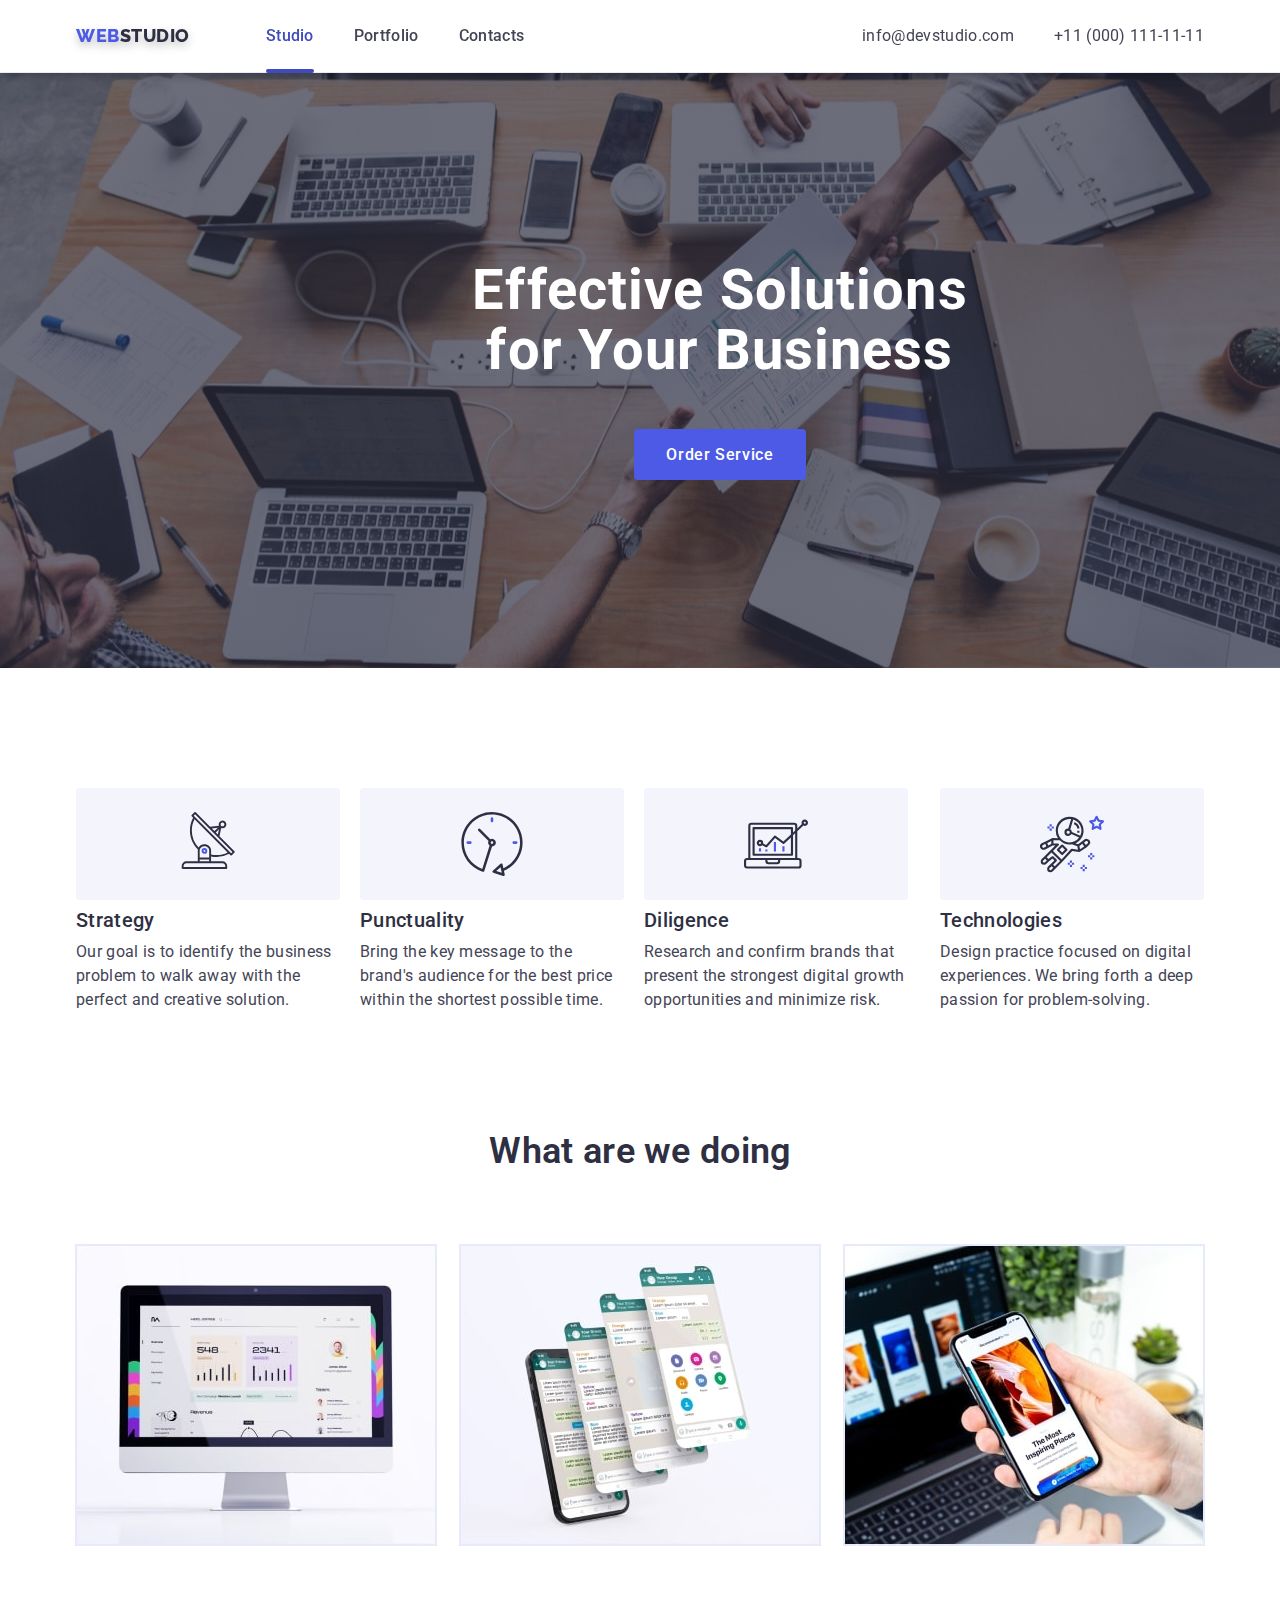
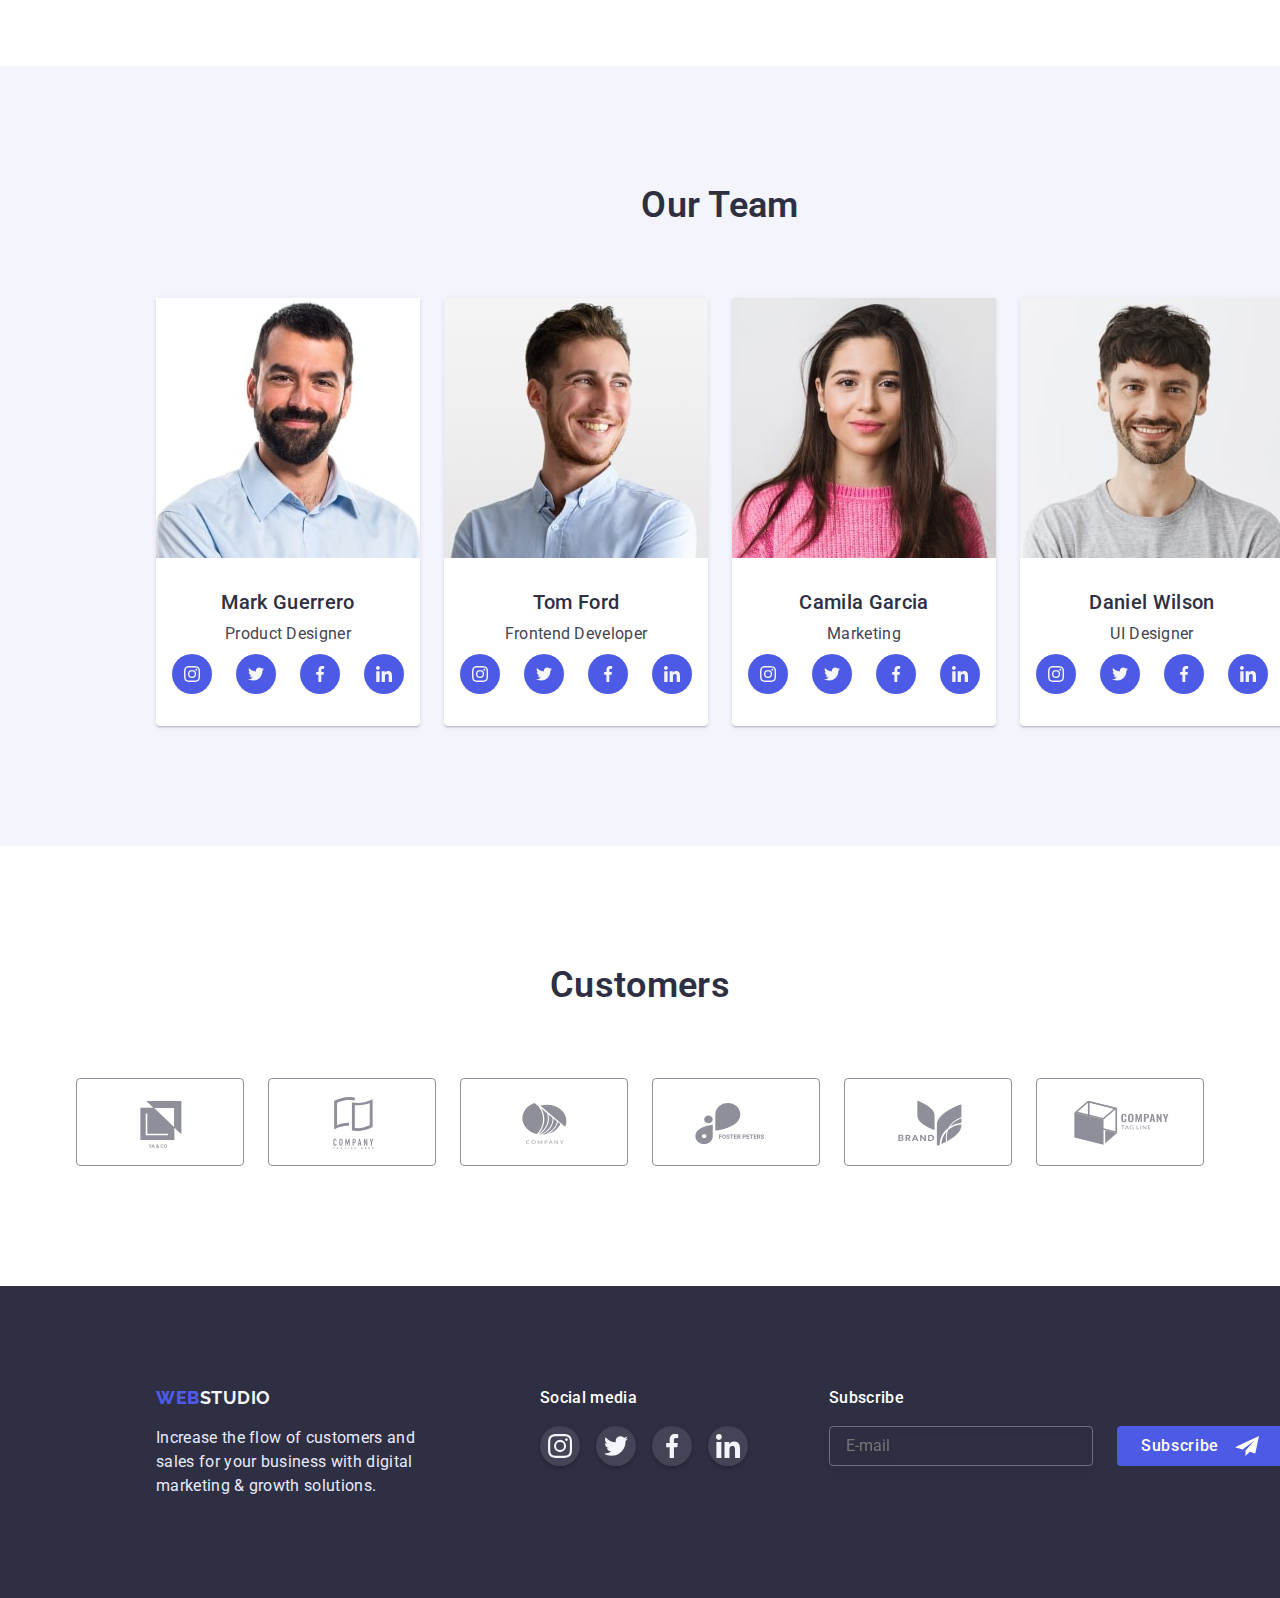
<file: index.html>
<!DOCTYPE html>
<html lang="en">
  <head>
    <meta charset="UTF-8" />
    <meta http-equiv="X-UA-Compatible" content="IE=edge" />
    <meta name="viewport" content="width=, initial-scale=1.0" />
    <link rel="stylesheet" href="./css/modern-normalize.css" />
    <link rel="stylesheet" href="./css/styles.css" />
    <link rel="preconnect" href="https://fonts.googleapis.com" />
    <link rel="preconnect" href="https://fonts.gstatic.com" crossorigin />
    <link
      href="https://fonts.googleapis.com/css2?family=Raleway:wght@800&family=Roboto:wght@400;500;700;900&display=swap"
      rel="stylesheet"
    />

    <title>Studio</title>
  </head>
  <body class="site-body">
    <!--header-->
    <header class="header">
      <div class="container header-container">
        <nav class="header-navigation">
          <div class="logo-link">
            <a class="logo link" href="./index.html">
              web <span class="header-logo-studio">studio</span>
            </a>
          </div>
          <ul class="header-list list">
            <li class="header-item">
              <a class="header-link current link" href="./index.html">Studio</a>
            </li>
            <li class="header-item">
              <a class="header-link link" href="./portfolio.html">Portfolio</a>
            </li>
            <li class="header-item">
              <a class="header-link link" href="./index.html">Contacts</a>
            </li>
          </ul>
        </nav>
        <ul class="contacts list">
          <li>
            <a
              class="header-contacts-link link"
              href="mailto:info@devstudio.com"
              >info@devstudio.com</a
            >
          </li>

          <li class="header-contacts link">
            <a class="header-contacts-link link tel" href="tel:+110001111111"
              >+11 (000) 111-11-11</a
            >
          </li>
        </ul>
      </div>
    </header>

    <main class="main">
      <!--Dark-bg-->
      <section class="hero">
        <div class="container">
          <h1 class="hero-title">Effective Solutions for Your Business</h1>
          <!--Button -->
          <button type="button" class="hero-btn btn" data-modal-open>
            Order Service
          </button>
        </div>
      </section>

      <!--section 1 Key team skills-->

      <section class="advantages-content">
        <div class="container">
          <h2 class="visually-hidden">Key team skills webstudio</h2>
          <ul class="advantages-list list">
            <li class="advantages-item">
              <div class="advantages-item-icon">
                <svg width="64px" height="64px">
                  <use href="./images/icons.svg#icon-antenna1"></use>
                </svg>
              </div>
              <h3 class="advantages-title title-h3">Strategy</h3>
              <p class="advantages-text">
                Our goal is to identify the business problem to walk away with
                the perfect and creative solution.
              </p>
            </li>
            <li class="advantages-item">
              <div class="advantages-item-icon">
                <svg width="64px" height="64px">
                  <use href="./images/icons.svg#icon-clock1"></use>
                </svg>
              </div>
              <h3 class="advantages-title title-h3">Punctuality</h3>
              <p class="advantages-text">
                Bring the key message to the brand's audience for the best price
                within the shortest possible time.
              </p>
            </li>
            <li class="advantages-item">
              <div class="advantages-item-icon">
                <svg width="64px" height="64px">
                  <use href="./images/icons.svg#icon-diagram1"></use>
                </svg>
              </div>
              <h3 class="advantages-title title-h3">Diligence</h3>
              <p class="advantages-text">
                Research and confirm brands that present the strongest digital
                growth opportunities and minimize risk.
              </p>
            </li>
            <li class="advantages-item">
              <div class="advantages-item-icon">
                <svg width="64px" height="64px">
                  <use href="./images/icons.svg#icon-astronaut1"></use>
                </svg>
              </div>
              <h3 class="advantages-title title-h3">Technologies</h3>
              <p class="advantages-text">
                Design practice focused on digital experiences. We bring forth a
                deep passion for problem-solving.
              </p>
            </li>
          </ul>
        </div>
      </section>
      <!--section 4 What are we doing-->
      <section class="work-content">
        <div class="container">
          <h2 class="title-h2">What are we doing</h2>
          <ul class="work-list list">
            <li class="work-list-item">
              <img
                src="./images/comp.jpg"
                alt="computer apple"
                width="360"
                height="300"
              />
            </li>
            <li class="work-list-item">
              <img
                src="./images/tel.jpg"
                alt="phone shows pages"
                width="360"
                height="300"
              />
            </li>
            <li class="work-list-item">
              <img
                src="./images/tel-comp.jpg"
                alt="phone and computer"
                width="360"
                height="300"
              />
            </li>
          </ul>
        </div>
      </section>
      <!-- section 3 Our Team-->
      <section class="team-content">
        <div class="container">
          <h2 class="title-h2">Our Team</h2>
          <ul class="team-list list">
            <li class="team-list-item">
              <img
                src="./images/PrDes.jpg"
                alt="guy brunette bearded"
                width="264"
                height="260"
              />
              <div class="item-text">
                <h3 class="title-h3">Mark Guerrero</h3>
                <p class="team-text">Product Designer</p>
              </div>
              <ul class="soc-list list">
                <li class="soc-item">
                  <a class="soc-item-link" href="">
                    <svg class="soc-item-icon" width="16" height="16">
                      <use href="./images/icons.svg#icon-instagram1"></use>
                    </svg>
                  </a>
                </li>
                <li class="soc-item">
                  <a class="soc-item-link" href=""
                    ><svg class="soc-item-icon" width="16" height="16">
                      <use href="./images/icons.svg#icon-twitter1"></use>
                    </svg>
                  </a>
                </li>
                <li class="soc-item">
                  <a class="soc-item-link" href="">
                    <svg class="soc-item-icon" width="16" height="16">
                      <use href="./images/icons.svg#icon-facebook1"></use>
                    </svg>
                  </a>
                </li>
                <li class="soc-item">
                  <a class="soc-item-link" href=""
                    ><svg class="soc-item-icon" width="16" height="16">
                      <use href="./images/icons.svg#icon-linkedin1"></use>
                    </svg>
                  </a>
                </li>
              </ul>
            </li>
            <li class="team-list-item">
              <img
                src="./images/Frontend.jpg"
                alt="blond guy"
                width="264"
                height="260"
              />
              <div class="item-text">
                <h3 class="title-h3">Tom Ford</h3>
                <p class="team-text">Frontend Developer</p>
              </div>
              <ul class="soc-list list">
                <li class="soc-item">
                  <a class="soc-item-link" href="">
                    <svg class="soc-item-icon" width="16" height="16">
                      <use href="./images/icons.svg#icon-instagram1"></use>
                    </svg>
                  </a>
                </li>
                <li class="soc-item">
                  <a class="soc-item-link" href=""
                    ><svg class="soc-item-icon" width="16" height="16">
                      <use href="./images/icons.svg#icon-twitter1"></use>
                    </svg>
                  </a>
                </li>
                <li class="soc-item">
                  <a class="soc-item-link" href="">
                    <svg class="soc-item-icon" width="16" height="16">
                      <use href="./images/icons.svg#icon-facebook1"></use>
                    </svg>
                  </a>
                </li>
                <li class="soc-item">
                  <a class="soc-item-link" href=""
                    ><svg class="soc-item-icon" width="16" height="16">
                      <use href="./images/icons.svg#icon-linkedin1"></use>
                    </svg>
                  </a>
                </li>
              </ul>
            </li>
            <li class="team-list-item">
              <img
                src="./images/Marketing.jpg"
                alt="girl with long hair in a pink sweater"
                width="264"
                height="260"
              />
              <div class="item-text">
                <h3 class="title-h3">Camila Garcia</h3>
                <p class="team-text">Marketing</p>
              </div>
              <ul class="soc-list list">
                <li class="soc-item">
                  <a class="soc-item-link" href="">
                    <svg class="soc-item-icon" width="16" height="16">
                      <use href="./images/icons.svg#icon-instagram1"></use>
                    </svg>
                  </a>
                </li>
                <li class="soc-item">
                  <a class="soc-item-link" href=""
                    ><svg class="soc-item-icon" width="16" height="16">
                      <use href="./images/icons.svg#icon-twitter1"></use>
                    </svg>
                  </a>
                </li>
                <li class="soc-item">
                  <a class="soc-item-link" href="">
                    <svg class="soc-item-icon" width="16" height="16">
                      <use href="./images/icons.svg#icon-facebook1"></use>
                    </svg>
                  </a>
                </li>
                <li class="soc-item">
                  <a class="soc-item-link" href=""
                    ><svg class="soc-item-icon" width="16" height="16">
                      <use href="./images/icons.svg#icon-linkedin1"></use>
                    </svg>
                  </a>
                </li>
              </ul>
            </li>
            <li class="team-list-item">
              <img
                src="./images/UIDes.jpg"
                alt="curly-haired boy smiling"
                width="264"
                height="260"
              />
              <div class="item-text">
                <h3 class="team-title title-h3">Daniel Wilson</h3>
                <p class="team-text">UI Designer</p>
              </div>
              <ul class="soc-list list">
                <li class="soc-item">
                  <a class="soc-item-link" href="">
                    <svg class="soc-item-icon" width="16" height="16">
                      <use href="./images/icons.svg#icon-instagram1"></use>
                    </svg>
                  </a>
                </li>
                <li class="soc-item">
                  <a class="soc-item-link" href=""
                    ><svg class="soc-item-icon" width="16" height="16">
                      <use href="./images/icons.svg#icon-twitter1"></use>
                    </svg>
                  </a>
                </li>
                <li class="soc-item">
                  <a class="soc-item-link" href="">
                    <svg class="soc-item-icon" width="16" height="16">
                      <use href="./images/icons.svg#icon-facebook1"></use>
                    </svg>
                  </a>
                </li>
                <li class="soc-item">
                  <a class="soc-item-link" href=""
                    ><svg class="soc-item-icon" width="16" height="16">
                      <use href="./images/icons.svg#icon-linkedin1"></use>
                    </svg>
                  </a>
                </li>
              </ul>
            </li>
          </ul>
        </div>
      </section>
      <section class="customers-content">
        <div class="container">
          <h2 class="title-h2">Customers</h2>
          <ul class="customers-list list">
            <li class="customers-list-item">
              <a class="customers-link link" href="">
                <svg class="customers-icon" width="104" height="56">
                  <use href="./images/icons.svg#icon-Logo-1"></use>
                </svg>
              </a>
            </li>
            <li class="customers-list-item">
              <a class="customers-link link" href="">
                <svg class="customers-icon" width="104" height="56">
                  <use href="./images/icons.svg#icon-Logo-2"></use>
                </svg>
              </a>
            </li>
            <li class="customers-list-item">
              <a class="customers-link link" href="">
                <svg class="customers-icon" width="104" height="56">
                  <use href="./images/icons.svg#icon-Logo-3"></use>
                </svg>
              </a>
            </li>
            <li class="customers-list-item">
              <a class="customers-link link" href="#">
                <svg class="customers-icon" width="104" height="56">
                  <use href="./images/icons.svg#icon-Logo-4"></use>
                </svg>
              </a>
            </li>
            <li class="customers-list-item">
              <a class="customers-link link" href="#">
                <svg class="customers-icon" width="104" height="56">
                  <use href="./images/icons.svg#icon-Logo-5"></use>
                </svg>
              </a>
            </li>
            <li class="customers-list-item">
              <a class="customers-link link" href="#">
                <svg class="customers-icon" width="104" height="56">
                  <use href="./images/icons.svg#icon-Logo-6"></use>
                </svg>
              </a>
            </li>
          </ul>
        </div>
      </section>
    </main>
    <!--footer-->
    <footer class="footer">
      <div class="container footer-logo-soc">
        <div>
          <a class="logo link" href="./index.html">
            Web <span class="footer-logo-studio">Studio</span>
          </a>
          <p class="footer-text">
            Increase the flow of customers and sales for your business with
            digital marketing & growth solutions.
          </p>
        </div>
        <div class="footer-soc">
          <p class="footer-form-name">Social media</p>
          <ul class="footer-soc-list list">
            <li class="footer-soc-item">
              <a class="footer-soc-item-link" href="">
                <svg class="footer-soc-item-icon" width="24" height="24">
                  <use href="./images/icons.svg#icon-instagram1"></use>
                </svg>
              </a>
            </li>
            <li class="footer-soc-item">
              <a class="footer-soc-item-link" href=""
                ><svg class="footer-soc-item-icon" width="24" height="24">
                  <use href="./images/icons.svg#icon-twitter1"></use>
                </svg>
              </a>
            </li>
            <li class="footer-soc-item">
              <a class="footer-soc-item-link" href=""
                ><svg class="footer-soc-item-icon" width="24" height="24">
                  <use href="./images/icons.svg#icon-facebook1"></use>
                </svg>
              </a>
            </li>
            <li class="footer-soc-item">
              <a class="footer-soc-item-link" href=""
                ><svg class="footer-soc-item-icon" width="24" height="24">
                  <use href="./images/icons.svg#icon-linkedin1"></use>
                </svg>
              </a>
            </li>
          </ul>
        </div>
        <div class="footer-form">
          <p class="footer-form-name">Subscribe</p>
          <div class="fofoter-input-flex">
            <input
              type="email"
              name="email"
              class="footer-input-email"
              id="fofoter-input-icon"
              placeholder="E-mail"
            />
            <button class="footer-button-subscribe btn" type="submit">
              Subscribe
              <svg class="footer-icon-btn" width="24" height="24">
                <use href="./images/icons.svg#icon-Frame"></use>
              </svg>
            </button>
          </div>
        </div>
      </div>
    </footer>
    <div class="backdrop is-hidden" data-modal>
      <div class="modal">
        <button type="button" class="modal-close" data-modal-close>
          <svg class="icon-Vector" width="8" height="8">
            <use href="./images/icons.svg#icon-Vector"></use>
          </svg>
        </button>
        <form class="modal-form">
          <p class="modal-title">
            Leave your contacts and we will call you back
          </p>

          <label for="input-name" class="modal-label"> Name </label>
          <div class="modal-field">
            <input
              id="input-name"
              name="user-name"
              type="text"
              class="modal-input"
            />

            <svg class="icon-input" width="18px" height="24px">
              <use href="./images/icons.svg#icon-person"></use>
            </svg>
          </div>

          <label for="input-phone" class="modal-label"> Phone </label>
          <div class="modal-field">
            <input
              id="input-phone"
              name="user-phone"
              type="number"
              class="modal-input"
            />

            <svg class="icon-input" width="18px" height="24px">
              <use href="./images/icons.svg#icon-phone"></use>
            </svg>
          </div>

          <label for="input-email" class="modal-label">Email </label>
          <div class="modal-field">
            <input
              id="input-email"
              name="user-email"
              type="email"
              class="modal-input"
            />

            <svg class="icon-input" width="18px" height="24px">
              <use href="./images/icons.svg#icon-email"></use>
            </svg>
          </div>

          <label for="input-comment" class="modal-label"> Comment </label>
          <div class="modal-field-comment">
            <textarea
              id="input-comment"
              name="user-comment"
              type="text"
              class="input-comment"
              placeholder="Text-input"
            ></textarea>
          </div>

          <div class="modal-field-privacy">
            <label for="privacy" class="check-privacy">
              <input
                type="checkbox"
                name="privacy"
                id="privacy"
                value="true"
                class="input-check visually-hidden"
              />

              <span class="check-in">
                <svg class="check-icon" width="10" height="8">
                  <use href="./images/icons.svg#check"></use>
                </svg>
              </span>
              I accept the terms and conditions of the
              <a href="#" class="privacy-policy"> Privacy Policy</a>
            </label>
          </div>

          <button type="submit" class="modal-send hero-btn btn">Send</button>
        </form>
      </div>
    </div>

    <script src="./js/modal.js"></script>
  </body>
</html>
</file>
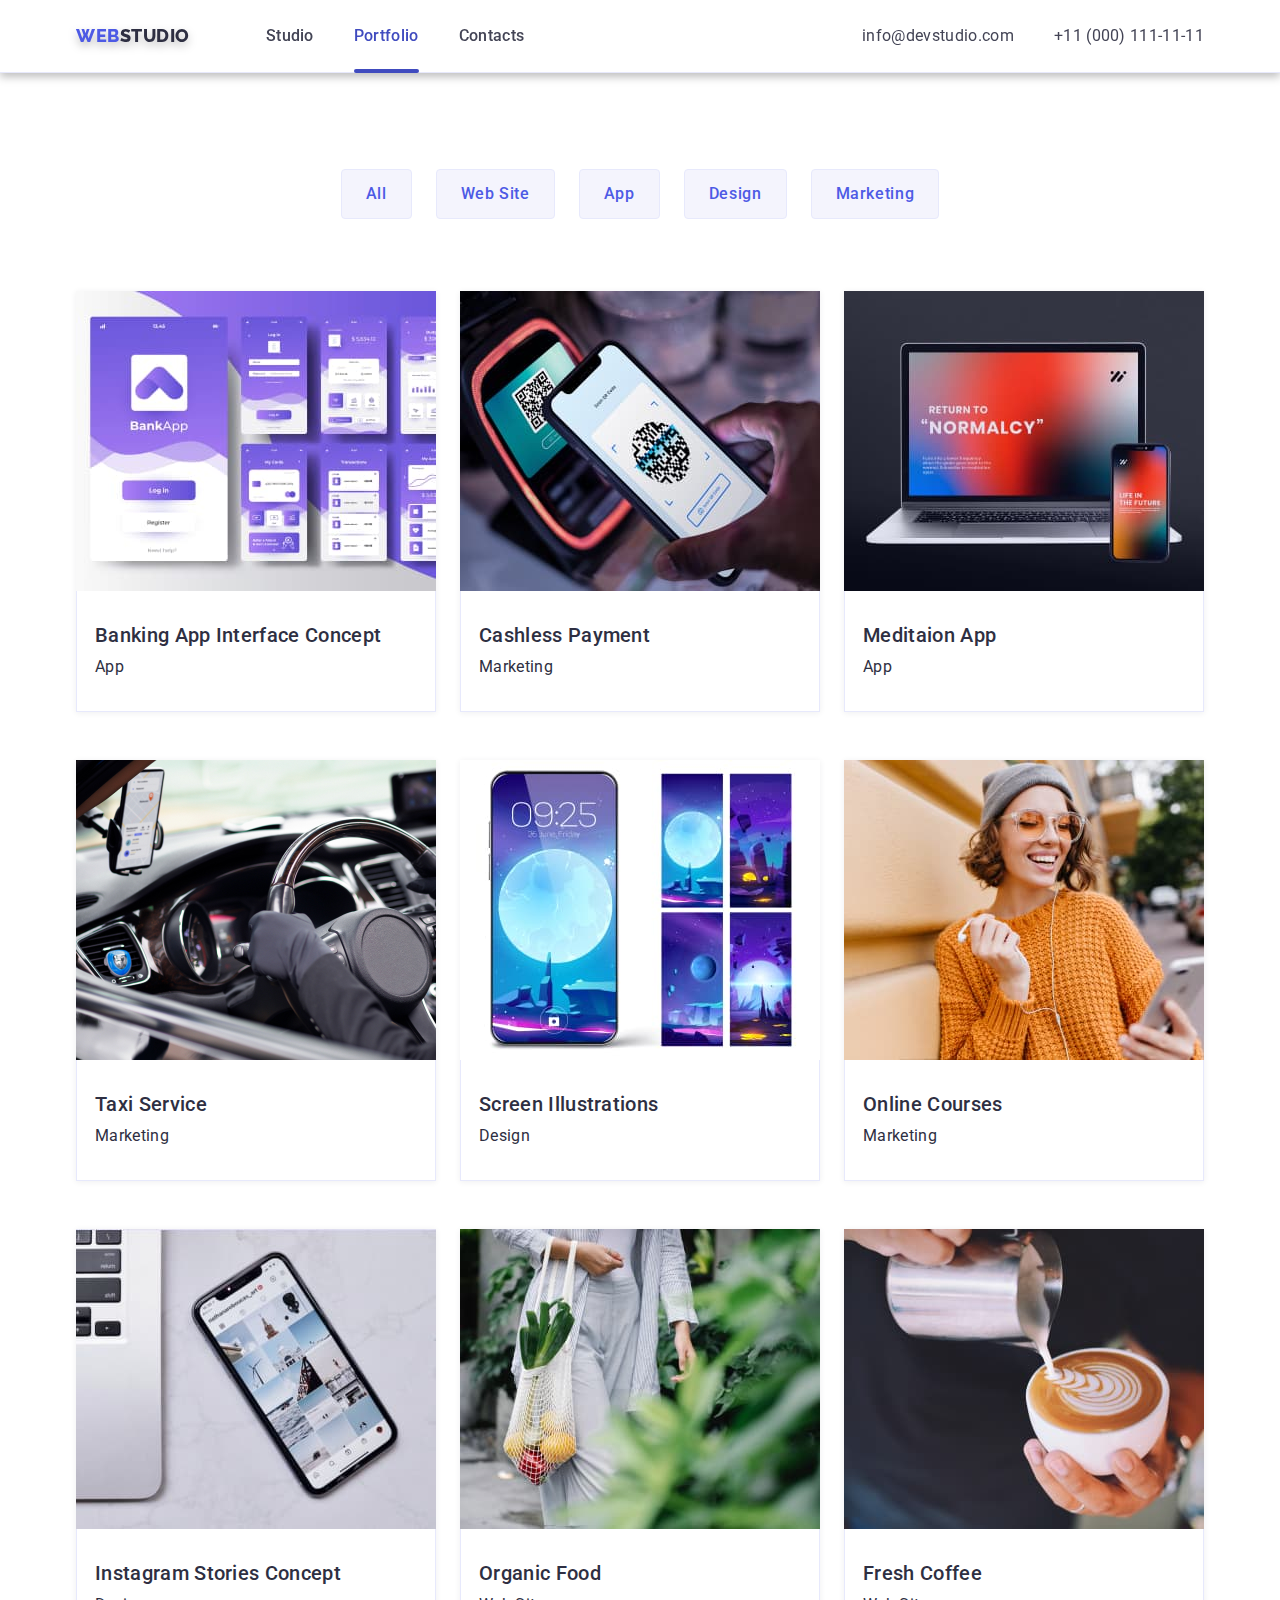
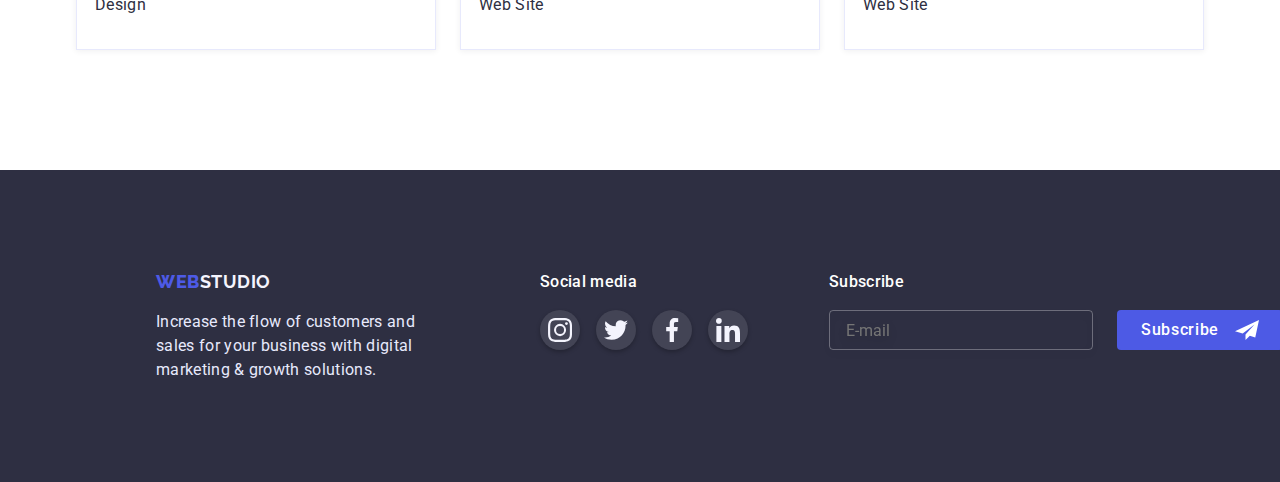
<file: portfolio.html>
<!DOCTYPE html>
<html lang="en">
  <head>
    <meta charset="UTF-8" />
    <meta http-equiv="X-UA-Compatible" content="IE=edge" />
    <meta name="viewport" content="width=, initial-scale=1.0" />
    <link rel="stylesheet" href="./css/modern-normalize.css" />
    <link rel="stylesheet" href="./css/styles.css" />
    <link rel="preconnect" href="https://fonts.googleapis.com" />
    <link rel="preconnect" href="https://fonts.gstatic.com" crossorigin />
    <link
      href="https://fonts.googleapis.com/css2?family=Raleway:wght@800&family=Roboto:wght@400;500;700;900&display=swap"
      rel="stylesheet"
    />

    <title>Portfolio</title>
  </head>
  <body class="site-body">
    <header class="header">
      <div class="container header-container">
        <nav class="header-navigation">
          <div class="logo-link">
            <a class="logo link" href="./index.html">
              web <span class="header-logo-studio">studio</span>
            </a>
          </div>
          <ul class="header-list list">
            <li class="header-item">
              <a class="header-link link" href="./index.html">Studio</a>
            </li>
            <li class="header-item">
              <a class="header-link current link" href="./portfolio.html"
                >Portfolio</a
              >
            </li>
            <li class="header-item">
              <a class="header-link link" href="./index.html">Contacts</a>
            </li>
          </ul>
        </nav>
        <ul class="contacts list">
          <li>
            <a
              class="header-contacts-link link"
              href="mailto:info@devstudio.com"
              >info@devstudio.com</a
            >
          </li>

          <li class="header-contacts link">
            <a class="header-contacts-link link tel" href="tel:+110001111111"
              >+11 (000) 111-11-11</a
            >
          </li>
        </ul>
      </div>
    </header>

    <main class="main">
      <section class="portfolio">
        <div class="container">
          <h1 class="visually-hidden">Portfolio</h1>
          <!--filter buttons -->
          <div class="filter">
            <button class="filter-btn btn" type="button">All</button>
            <button class="filter-btn btn" type="button">Web Site</button>
            <button class="filter-btn btn" type="button">App</button>
            <button class="filter-btn btn" type="button">Design</button>
            <button class="filter-btn btn" type="button">Marketing</button>
          </div>
          <!--portfolio -->
          <ul class="portfolio-list list">
            <li class="portfolio-list-item">
              <a class="link-portfolio" href="#">
                <div class="link-portfolio-text-wrap">
                  <img
                    src="./images/dev1.jpg"
                    alt="Screenshots from the phone banking application"
                    width="360"
                    height="300"
                  />
                  <div class="link-portfolio-text">
                    <p>
                      14 Stylish and User-Friendly App Design Concepts · Task
                      Manager App · Calorie Tracker App · Exotic Fruit Ecommerce
                      App · Cloud Storage App
                    </p>
                  </div>
                </div>
                <div class="portfolio-item-title">
                  <h2 class="title-h3">Banking App Interface Concept</h2>
                  <p>App</p>
                </div>
              </a>
            </li>

            <li class="portfolio-list-item">
              <a class="link-portfolio" href="#">
                <div class="link-portfolio-text-wrap">
                  <img
                    src="./images/dev2.jpg"
                    alt="the phone scans the qr-code"
                    width="360"
                    height="300"
                  />
                  <div class="link-portfolio-text">
                    <p>
                      14 Stylish and User-Friendly App Design Concepts · Task
                      Manager App · Calorie Tracker App · Exotic Fruit Ecommerce
                      App · Cloud Storage App
                    </p>
                  </div>
                </div>

                <div class="portfolio-item-title">
                  <h2 class="title-h3">Cashless Payment</h2>
                  <p>Marketing</p>
                </div>
              </a>
            </li>

            <li class="portfolio-list-item">
              <a class="link-portfolio" href="#">
                <div class="link-portfolio-text-wrap">
                  <img
                    src="./images/dev3.jpg"
                    alt="Laptop and phone"
                    width="360"
                    height="300"
                  />
                  <div class="link-portfolio-text">
                    <p>
                      14 Stylish and User-Friendly App Design Concepts · Task
                      Manager App · Calorie Tracker App · Exotic Fruit Ecommerce
                      App · Cloud Storage App
                    </p>
                  </div>
                </div>
                <div class="portfolio-item-title">
                  <h2 class="title-h3">Meditaion App</h2>
                  <p>App</p>
                </div>
              </a>
            </li>

            <li class="portfolio-list-item">
              <a class="link-portfolio" href="#">
                <div class="link-portfolio-text-wrap">
                  <img
                    src="./images/dev4.jpg"
                    alt="the phone in the holder and the driver"
                    width="360"
                    height="300"
                  />
                  <div class="link-portfolio-text">
                    <p>
                      14 Stylish and User-Friendly App Design Concepts · Task
                      Manager App · Calorie Tracker App · Exotic Fruit Ecommerce
                      App · Cloud Storage App
                    </p>
                  </div>
                </div>

                <div class="portfolio-item-title">
                  <h2 class="title-h3">Taxi Service</h2>
                  <p>Marketing</p>
                </div>
              </a>
            </li>

            <li class="portfolio-list-item">
              <a class="link-portfolio" href="#">
                <div class="link-portfolio-text-wrap">
                  <img
                    src="./images/dev5.jpg"
                    alt="Five screenshots from the phone"
                    width="360"
                    height="300"
                  />
                  <div class="link-portfolio-text">
                    <p>
                      14 Stylish and User-Friendly App Design Concepts · Task
                      Manager App · Calorie Tracker App · Exotic Fruit Ecommerce
                      App · Cloud Storage App
                    </p>
                  </div>
                </div>
                <div class="portfolio-item-title">
                  <h2 class="title-h3">Screen Illustrations</h2>
                  <p>Design</p>
                </div>
              </a>
            </li>

            <li class="portfolio-list-item">
              <a class="link-portfolio" href="#">
                <div class="link-portfolio-text-wrap">
                  <img
                    src="./images/dev6.jpg"
                    alt="girl with headphones "
                    width="360"
                    height="300"
                  />
                  <div class="link-portfolio-text">
                    <p>
                      14 Stylish and User-Friendly App Design Concepts · Task
                      Manager App · Calorie Tracker App · Exotic Fruit Ecommerce
                      App · Cloud Storage App
                    </p>
                  </div>
                </div>

                <div class="portfolio-item-title">
                  <h2 class="title-h3">Online Courses</h2>
                  <p>Marketing</p>
                </div>
              </a>
            </li>

            <li class="portfolio-list-item">
              <a class="link-portfolio" href="#">
                <div class="link-portfolio-text-wrap">
                  <img
                    src="./images/dev7.jpg"
                    alt="Instagram page on your phone screen "
                    width="360"
                    height="300"
                  />
                  <div class="link-portfolio-text">
                    <p>
                      14 Stylish and User-Friendly App Design Concepts · Task
                      Manager App · Calorie Tracker App · Exotic Fruit Ecommerce
                      App · Cloud Storage App
                    </p>
                  </div>
                </div>
                <div class="portfolio-item-title">
                  <h2 class="title-h3">Instagram Stories Concept</h2>
                  <p>Design</p>
                </div>
              </a>
            </li>

            <li class="portfolio-list-item">
              <a class="link-portfolio" href="#">
                <div class="link-portfolio-text-wrap">
                  <img
                    src="./images/dev8.jpg"
                    alt="a girl holding an eco-bag of vegetables"
                    width="360"
                    height="300"
                  />
                  <div class="link-portfolio-text">
                    <p>
                      14 Stylish and User-Friendly App Design Concepts · Task
                      Manager App · Calorie Tracker App · Exotic Fruit Ecommerce
                      App · Cloud Storage App
                    </p>
                  </div>
                </div>

                <div class="portfolio-item-title">
                  <h2 class="title-h3">Organic Food</h2>
                  <p>Web Site</p>
                </div>
              </a>
            </li>

            <li class="portfolio-list-item">
              <a class="link-portfolio" href="#">
                <div class="link-portfolio-text-wrap">
                  <img
                    src="./images/dev9.jpg"
                    alt="The barista pours the cappuccino"
                    width="360"
                    height="300"
                  />
                  <div class="link-portfolio-text">
                    <p>
                      14 Stylish and User-Friendly App Design Concepts · Task
                      Manager App · Calorie Tracker App · Exotic Fruit Ecommerce
                      App · Cloud Storage App
                    </p>
                  </div>
                </div>

                <div class="portfolio-item-title">
                  <h2 class="title-h3">Fresh Coffee</h2>
                  <p>Web Site</p>
                </div>
              </a>
            </li>
          </ul>
        </div>
      </section>
    </main>
    <!--footer-->
    <footer class="footer">
      <div class="container footer-logo-soc">
        <div>
          <a class="logo link" href="./index.html">
            Web <span class="footer-logo-studio">Studio</span>
          </a>
          <p class="footer-text">
            Increase the flow of customers and sales for your business with
            digital marketing & growth solutions.
          </p>
        </div>
        <div class="footer-soc">
          <p class="footer-form-name">Social media</p>
          <ul class="footer-soc-list list">
            <li class="footer-soc-item">
              <a class="footer-soc-item-link" href="">
                <svg class="footer-soc-item-icon" width="24" height="24">
                  <use href="./images/icons.svg#icon-instagram1"></use>
                </svg>
              </a>
            </li>
            <li class="footer-soc-item">
              <a class="footer-soc-item-link" href=""
                ><svg class="footer-soc-item-icon" width="24" height="24">
                  <use href="./images/icons.svg#icon-twitter1"></use>
                </svg>
              </a>
            </li>
            <li class="footer-soc-item">
              <a class="footer-soc-item-link" href=""
                ><svg class="footer-soc-item-icon" width="24" height="24">
                  <use href="./images/icons.svg#icon-facebook1"></use>
                </svg>
              </a>
            </li>
            <li class="footer-soc-item">
              <a class="footer-soc-item-link" href=""
                ><svg class="footer-soc-item-icon" width="24" height="24">
                  <use href="./images/icons.svg#icon-linkedin1"></use>
                </svg>
              </a>
            </li>
          </ul>
        </div>
        <div class="footer-form">
          <p class="footer-form-name">Subscribe</p>
          <div class="fofoter-input-flex">
            <input
              type="email"
              name="email"
              class="footer-input-email"
              id="fofoter-input-icon"
              placeholder="E-mail"
            />
            <button class="footer-button-subscribe btn" type="submit">
              Subscribe
              <svg class="footer-icon-btn" width="24" height="24">
                <use href="./images/icons.svg#icon-Frame"></use>
              </svg>
            </button>
          </div>
        </div>
      </div>
    </footer>
  </body>
</html>
</file>
<file: css/styles.css>
:root {
    /*--title-color: #212121;*/
    --text-color: #2E2F42;
    --secondary-text-color: #434455;
    --accent-brand: #4D5AE5;
    --accent-active: #404BBF;
    --heder-logo: #000000;
    --site-background-color: #ffffff;
    --header-background-color: #ffffff;
    --hero-footer-bckround-color: #2E2F42;
    --hero-btn-text-color: #ffffff;
    --team-background-color: #F4F4FD;
    --filter-btn-background-color: #F4F4FD;
    --filter-btn-text-color: #ffffff;
    --footer-logo: #f5f4fa;
    --hover-delay: 250ms cubic-bezier(0.4, 0, 0.2, 1);
}


*,
*::before,
*::after {
    box-sizing: border-box;}
 
h1, 
h2, 
h3, 
ul,
p {
    margin: 0;
    padding: 0;
}

ul {
   padding-left: 0;
}
img {
    display: block;
}


body {
    font-family: "Roboto", sans-serif;
    font-weight: 400;
    font-size: 16px;
    line-height: 1.5;
    letter-spacing: 0.02em;
    color: var(--secondary-text-color);
}
.main {
    background-color: var(--site-background-color);   
}

/* ------HEADER-----------*/
.container {
    width: 1158px;
    margin: 0 auto;
    padding-left: 15px;
    padding-right: 15px;
}

.header{
background-color: var(--header-background-color);
border-bottom: 1px solid #E7E9FC;
filter: drop-shadow(0px 4px 4px rgba(0, 0, 0, 0.25));
padding-top: 24px;
padding-bottom: 24px;
display: block;

}

.header-navigation {
    display: flex;
    margin-right: auto;
    align-items: center;
}

.header-container {
   display: flex;
   
} 
.logo-link {
    display: flex;
    margin-right: auto;
    align-items: center;
    filter: drop-shadow(0px 4px 4px rgba(0, 0, 0, 0.25));
    margin-right: 76px;
}

.header-logo-studio {
    font-family: "Raleway";
    font-weight: 800;
    font-size: 18px;
    line-height: 1.33;
    letter-spacing: 0.03em;
    color: var(--text-color);
    text-transform: uppercase;
    display: flex; 
}

.logo {
    font-family: "Raleway";
    font-weight: 800;
    font-size: 18px;
    line-height: 1.33;
    letter-spacing: 0.03em;
    color: var(--accent-brand);
    text-transform: uppercase;  
    display: flex;
    transition: var(--hover-delay);
    transition-property: color;
}
.logo:hover,
.logo:focus {
    color: var(--accent-active);
}

.header-list {
    display: flex;
    gap: 40px;
    margin: 0;
}

.list {
    list-style: none;
}

.header-link {
    position: relative;
    padding-bottom: 26px;
    font-weight: 500;
    font-size: 16px;
   
    line-height: 1.5;
    letter-spacing: 0.02em;
    color: var(--first-title-color);
    transition: color var(--hover-delay);
    transition-property: color;
}

.header-link:hover,
.header-link:focus {
    color: var(--accent-active);
}


.header-link.current {
    color: var(--accent-active);
}

.header-link.current::after {
    display: block;
    content: "";
    position: absolute;
    width: 100%;
    height: 4px;
    border-radius: 2px;
    bottom: -2px;
    left: 0;
    background-color: var(--accent-active);
}

.link {
    text-decoration: none;
}

.contacts {
    display: flex ;
    align-items: center;
}

.header-contacts-link {
    font-weight: 400;
    font-size: 16px;
    line-height: 1.5;
    letter-spacing: 0.02em;
    color: var(--secondary-text-color);
    transition: var(--hover-delay);
    transition-property: color;
}

.tel {
  margin-left: 40px;
}

.header-contacts-link:hover,
.header-contacts-link:focus {
    color: var(--accent-active)
}

/*-------HERO----------*/

.hero {
    width: 1440px;
    background-image: linear-gradient(rgba(46, 47, 66, 0.7), rgba(46, 47, 66, 0.7)), url(../images/people-office.jpg);
    margin-left: auto;
    margin-right: auto;
    background-position: center;
    background-size: 100%;
    background-repeat: no-repeat;
    padding-top: 188px;
    padding-bottom: 188px;
}

.hero-title {
    font-weight: 700;
    font-size: 56px;
    line-height: 1.07;
    text-align: center;
    letter-spacing: 0.02em;
    margin-left: auto;
    margin-right: auto;
    margin-bottom: 48px;
    width: 496px;
    color: var(--filter-btn-text-color); 
}
    

.btn {
  display: block;
    cursor: pointer;
    border: none;
    font-family: inherit;  
    border-radius: 4px;
    
}
.hero-btn {
    font-weight: 500;
    font-size: 16px;
    line-height: 1.19;
    align-items: center;
    letter-spacing: 0.04em;
    color: var(--hero-btn-text-color);
    background-color: var(--accent-brand);
    margin-left: auto;
    margin-right: auto;
    display: flex;
    padding: 16px 32px;
    transition: var(--hover-delay);
    transition-property: background-color, box-shadow;
}
.hero-btn:hover,
.hero-btn:focus {
background-color: var(--accent-active);
box-shadow: 0px 4px 4px rgba(0, 0, 0, 0.15);

}


/*----------advantages-------- */

.visually-hidden {
    position: absolute;
    white-space: nowrap;
    width: 1px;
    height: 1px;
    overflow: hidden;
    border: 0;
    padding: 0;
    clip: rect(0 0 0 0);
    clip-path: inset(50%);
    margin: -1px;
}
.advantages-content {
    padding-top: 120px;
    padding-bottom: 120px;
}

.advantages-list {
    display: flex;
    padding: auto;
    gap: 20px;
}
.advantages-item-icon {
    width: 264px;
    height: 112px;
    background-color: var(--team-background-color);
    display: flex;
    align-items: center;
    justify-content: center;
    border-radius: 4px;
    margin-bottom: 8px;
}

.title-h3 {
    font-weight: 500;
    font-size: 20px;
    line-height: 24px;
    color: var(--text-color);
    margin-bottom: 8px;
}

.title-h2 {
    font-weight: 600;
    font-size: 36px;
    line-height: 1.11;
    color: var(--text-color);
    text-align: center;
    margin-bottom: 72px;
}
.work-content {
    padding-top: 0;
    padding-bottom:  120px;
}

.work-list {
    display: flex;
    justify-content: center;
    gap: 22px;
}

.work-list-item {
    border: 1px solid #E7E9FC;
}


/*----------team-------------*/


.team-content {
    padding-top: 120px;
    padding-bottom: 120px;
    background-color: var(--team-background-color);
    min-width: 1440px;
}

.team-list {
    display: flex;
    gap: 20px;
    flex-wrap: wrap;
    justify-content: center;
    column-gap: 24px;
    row-gap: 48px;
}

.team-list-item {
    display: block;
    background-color: var(--site-background-color);
    box-shadow: 0px 1px 6px rgba(46, 47, 66, 0.08), 
    0px 1px 1px rgba(46, 47, 66, 0.16),
     0px 2px 1px rgba(46, 47, 66, 0.08);
    border-radius: 0px 0px 4px 4px;
}

.item-text {
   text-align: center;
    letter-spacing: 0.02em;
    color: var(--secondary-text-color);
    padding-top: 32px;
    padding-bottom: 8px;
}

.soc-list {
    display: flex;
    width: 232px;
    margin-left: auto;
    margin-right: auto;
    margin-bottom: 32px;
    justify-content: center;
    gap: 24px;
}

.soc-item-link {
    width: 40px;
    height: 40px;
    background-color: var(--accent-brand);
    border-radius: 50%;
    display: flex;
    align-items: center;
    justify-content: center;
    transition: var(--hover-delay);
    transition-property: background-color;
}

.soc-item-link:hover,
.soc-item-link:focus {
    background-color: var(--accent-active);
    
}
.soc-item-icon {
    fill: #F4F4FD}

/* --------------customers-------------*/


.customers-content{
    padding-bottom: 120px;
    padding-top: 120px;
}
.customers-list {
    display: flex;
    justify-content: center;
    gap: 24px;
}


.customers-link {
    border-radius: 4px;
    display: flex;
    align-items: center;
    justify-content: center;
    width: 168px;
    height: 88px;
    border: 1px solid #8E8F99;
    fill: #8E8F99;
    transition: var(--hover-delay);
    transition-property: border, fill;

}


.customers-link:hover,
.customers-link:focus {
    border: 1px solid var(--accent-active);
    fill: var(--accent-active);
    
}

/* --------------footer-------------*/
.footer {
    background: var(--hero-footer-bckround-color);
    padding-top: 100px;
    padding-bottom: 100px;
    min-width: 1440px;
}

.logo {
font-family: "Raleway";
font-weight: 800;
font-size: 18px;
line-height: 1.33;
letter-spacing: 0.03em;
color: var(--accent-brand);
text-transform: uppercase;
display: flex;
}

.footer-logo-studio {
    font-family: 'Raleway';
    font-weight: 700;
    font-size: 18px;
    line-height: 1.33;
    letter-spacing: 0.03em;
    color: #F4F4FD;
    text-transform: uppercase;
    display: flex;  
}

.footer-logo-soc {
    display: flex;
    gap: 80px;
}

.footer-text{
   color: #E7E9FC;
   width: 264px;
   margin-top: 16px;
}

.footer-soc {
    width: 208px;
    height: 80px;
    margin-left: 40px;
}

.footer-soc-list {
    display: flex;
    justify-content: center;
    gap: 16px;
}


.footer_soc_title {
    color: #ffffff;
    margin-bottom: 16px;
}

.footer-soc-item-icon {
    fill: #F4F4FD
}

.footer-soc-item-link {
    box-shadow: 0 2px 4px rgba(0, 0, 0, 0.25);
    background-color: rgba(255, 255, 255, 0.1);
    width: 100%;
    height: 100%;
    border-radius: 50%;
    display: flex;
    align-items: center;
    justify-content: center;
    width: 40px;
    height: 40px;
    transition: var(--hover-delay);
    transition-property: background-color;
}


.footer-soc-item-link:hover,
.footer-soc-item-link:focus {
background-color: #31D0AA;
}
.footer-form {
    margin: 0 auto;
}

.footer-form-name {
   font-weight: 500;
   font-size: 16px;
   line-height: 1.5;
   letter-spacing: 0.02em;
   color: var(--filter-btn-text-color);
   margin-bottom: 16px; 
}

.fofoter-input-flex {
    display: flex;
    gap: 24px;
}

.footer-input-email {
    width: 264px;
    height: 40px;
    border: 1px solid rgba(255, 255, 255, 0.3);
    filter: drop-shadow(0px 4px 4px rgba(0, 0, 0, 0.15));
    border-radius: 4px;
    background-color: transparent;
    outline: none;
    color: rgba(255, 255, 255, 0.6);
    padding-left: 16px;
}
.footer-button-subscribe {
   color: var(--filter-btn-text-color);
   font-weight: 500;
   font-size: 16px;
   line-height: 1.5;
   display: flex;
   align-items: center;
   text-align: center;
   letter-spacing: 0.04em;
   background-color: var(--accent-brand);
   gap: 16px;
   padding: 8px 24px;
   transition: var(--hover-delay);
   transition-property: background-color;
}


.footer-button-subscribe:hover,
.footer-button-subscribe:focus {
    background-color: var(--accent-active)
}





/*---------Portfolio---------*/
.filter {
    display: flex;
    margin: 0 auto;
    flex-wrap: wrap;
    justify-content: center;
    column-gap: 24px;
    margin-bottom: 72px;
}


.filter-btn {
    font-weight: 500;
    font-size: 16px;
    line-height: 1.5;
    align-items: center;
    text-align: center;
    letter-spacing: 0.04em;
    color: var(--accent-brand);
    background-color: var(--filter-btn-background-color);
    padding: 12px 24px;
    gap: 24px;
    border: 1px solid #E7E9FC;
    transition:  var(--hover-delay);
    transition-property: background-color, border, box-shadow;
}

.filter-btn:hover,
.filter-btn:focus {
    background-color: var(--accent-brand);
    color: var(--filter-btn-text-color);
    border: 1px solid var(--accent-brand);
    box-shadow: 0px 3px 1px rgba(0, 0, 0, 0.1), 
    0px 2px 1px rgba(0, 0, 0, 0.08), 0px 2px 2px rgba(0, 0, 0, 0.12);
    
}

.portfolio {
padding-top: 96px;
padding-bottom: 120px;
}

.portfolio-list {
    display: flex;
    flex-wrap: wrap;
    justify-content: center;
    column-gap: 24px;
    row-gap: 48px;
}

.link-portfolio {
    display: block;
    text-decoration: none;
    box-shadow: 0px 1px 6px rgba(46, 47, 66, 0.08);
    transition: var(--hover-delay);
    transition-property: box-shadow;
}


.link-portfolio:hover,
.link-portfolio:focus {
    box-shadow: 0px 1px 6px rgba(46, 47, 66, 0.08),
        0px 1px 1px rgba(46, 47, 66, 0.16),
        0px 1px 1px rgba(46, 47, 66, 0.08);
}

.link-portfolio-text-wrap {
position: relative;
overflow: hidden ;
}

.link-portfolio-text {
 position: absolute;
 display: inline-block;
 content: "";
 top: 0;
 left: 0;
 width: 100%;
 height: 100%;
background-color: var(--accent-brand);
color: #ffffff;
padding-top: 40px;
padding-left: 32px;
padding-right: 32px;
transform: translateY(100%);
transition: var(--hover-delay);
transition-property: transform;
}


.portfolio-list-item {
    display: block;
    background-color: var(--site-background-color);
    width: 360px;
   
}

.link-portfolio:hover .link-portfolio-text,
.link-portfolio:focus .link-portfolio-text {
    transform: translateY(0);
}


.portfolio-item-title {
    padding-top: 32px;
    padding-bottom: 32px;
    padding-left: 18px;
    border-bottom: 1px solid #E7E9FC;
    border-left: 1px solid #E7E9FC;
    border-right: 1px solid #E7E9FC;
    color: var(--text-color);
}

/*  modal*/

.backdrop {
    position: fixed;
    top: 0;
    width: 100%;
    height: 100%;
    background-color: rgba(46, 47, 66, 0.4);
    transition: opacity 300ms linear, visibility 300ms linear;

}


.modal {
    position: absolute;
    top: 50%;
    left: 50%;
    width: 408px;
    min-height: 576px;
    background-color: #FCFCFC;;
    box-shadow: 0px 1px 1px rgba(0, 0, 0, 0.14), 0px 1px 3px rgba(0, 0, 0, 0.12), 0px 2px 1px rgba(0, 0, 0, 0.2);
    border-radius: 4px;
    transform: translate(-50%, -50%) scaleX(1);
    transition: transform 300ms linear;
    border: none;
    padding: 24px;
    padding-top: 74px;
}

.is-hidden {
    opacity: 0;
    visibility: hidden;
    pointer-events: none;
}

.modal-close {
    position: absolute;
    right: 24px;
    top: 24px;
    width: 24px;
    height: 24px;
    background: #E7E9FC;
    border: 1px solid rgba(0, 0, 0, 0.1);
    border-radius: 50%;
    cursor: pointer;
    display: flex;
    align-items: center;
    justify-content: center;
    transition: background-color 250ms cubic-bezier(0.4, 0, 0.2, 1), fill 250ms cubic-bezier(0.4, 0, 0.2, 1);
}
.modal-close:hover,
.modal-close:focus {
    background-color: #404BBF;
    fill: #FFFFFF;
}


.icon-Vector {
 color: #000000;
}


.backdrop.is-hidden .modal {
transform: translate(-50%, -50%) scaleX(0);
}

.modal-form {
width: 360px;
display: flex;
flex-direction: column;
}
   
 
.modal-title { 
font-style: normal;
font-weight: 500;
font-size: 16px;
line-height: 1.5;
text-align: center;
letter-spacing: 0.02em;
margin-bottom: 14px;
padding: 0;
}
.modal-label {
    margin-bottom: 4px;
    font-weight: 400;
    font-size: 12px;
    line-height: 1.33;
    letter-spacing: 0.04em;
    color: #8E8F99;
}


/*.input-name {
    
    font-weight: 400;
    font-size: 12px;
    line-height: 1.33;
    letter-spacing: 0.04em;
    color: #8E8F99;
    
}
*/
.modal-field {
    position: relative;
    margin-bottom: 8px;
   
}

.modal-field-comment {
    position: relative;
    margin-bottom: 16px;
    
}

.modal-input {
    width: 100%;
    height: 40px;
    border: 1px solid rgba(33, 33, 33, 0.2);
    border-radius: 4px;
    padding: 0;
    background-color: transparent;
    padding-left: 38px;
    transition: var(--hover-delay);
    transition-property: border, fill;
}

.icon-input {
    position: absolute;
    fill: #2E2F42;
    top: 50%;
    left: 16px;
    transform: translateY(-50%);
    transition: var(--hover-delay);
    transition-property:  fill;
}

 textarea {
    resize: none;
    overflow: hidden;
 }

.input-comment {
    display: block;
    width: 100%;
    height: 120px;
    border: 1px solid rgba(33, 33, 33, 0.2);
    border-radius: 4px;
    font-style: normal;
    font-weight: 400;
    font-size: 12px;
    line-height: 1.33;
    letter-spacing: 0.04em;
    padding-top: 8px;
    padding-left: 16px;
    transition: var(--hover-delay);
    transition-property: border;
}
.input-comment::placeholder {
    color: rgba(117, 117, 117, 0.5);
}

.modal-input:focus +.icon-input,
.modal-input:hover +.icon-input,
.modal-input:focus,
.modal-input:hover,
.input-comment:hover,
.input-comment:focus
{
border-color: var(--accent-active);
fill: var(--accent-brand);
outline: none;
color: currentColor;
}

.modal-field-privacy {
    margin-bottom: 24px;
    display: block;
}


.modal-send {
    min-width: 169px;
    min-height: 56px;
    justify-content: center;
    box-shadow: 0px 4px 4px rgba(0, 0, 0, 0.15);
}

.check-privacy {
    text-align: center;
    font-style: normal;
    font-weight: 400;
    font-size: 12px;
    line-height: 1.33;
    letter-spacing: 0.04em;
    color: #757575;
    display: flex;
    cursor: pointer;
    align-items: center
}

.check-in {
width: 16px;
    height: 16px;
    margin-right: 8px;
    border: 1.25px solid #2e2f42;
    border-radius: 2px;
    display: flex;
    align-items: center;
    justify-content: center;
    fill: transparent;
}

.input-check:checked + .check-in {
    background-color: var(--accent-brand);
    border: 1.25px solid transparent;
    fill: var(--filter-btn-background-color); 
}

.visually-hidden {

    position: absolute;
    width: 1px;
    height: 1px;
    margin: -1px;
    border: 0;
    padding: 0;
    white-space: nowrap;
    clip-path: inset(100%);
    clip: rect(0 0 0 0);
    overflow: hidden;
}

.check-icon {
width: 100%;
height: 100%;
}

.privacy-policy {
    color: var(--accent-brand);
    margin-left: 5px;
    transition: var(--hover-delay);
    transition-property: color;
    }

 .privacy-policy:hover,
 .privacy-policy:focus {
    color: var(--accent-active);
 }
</file>
